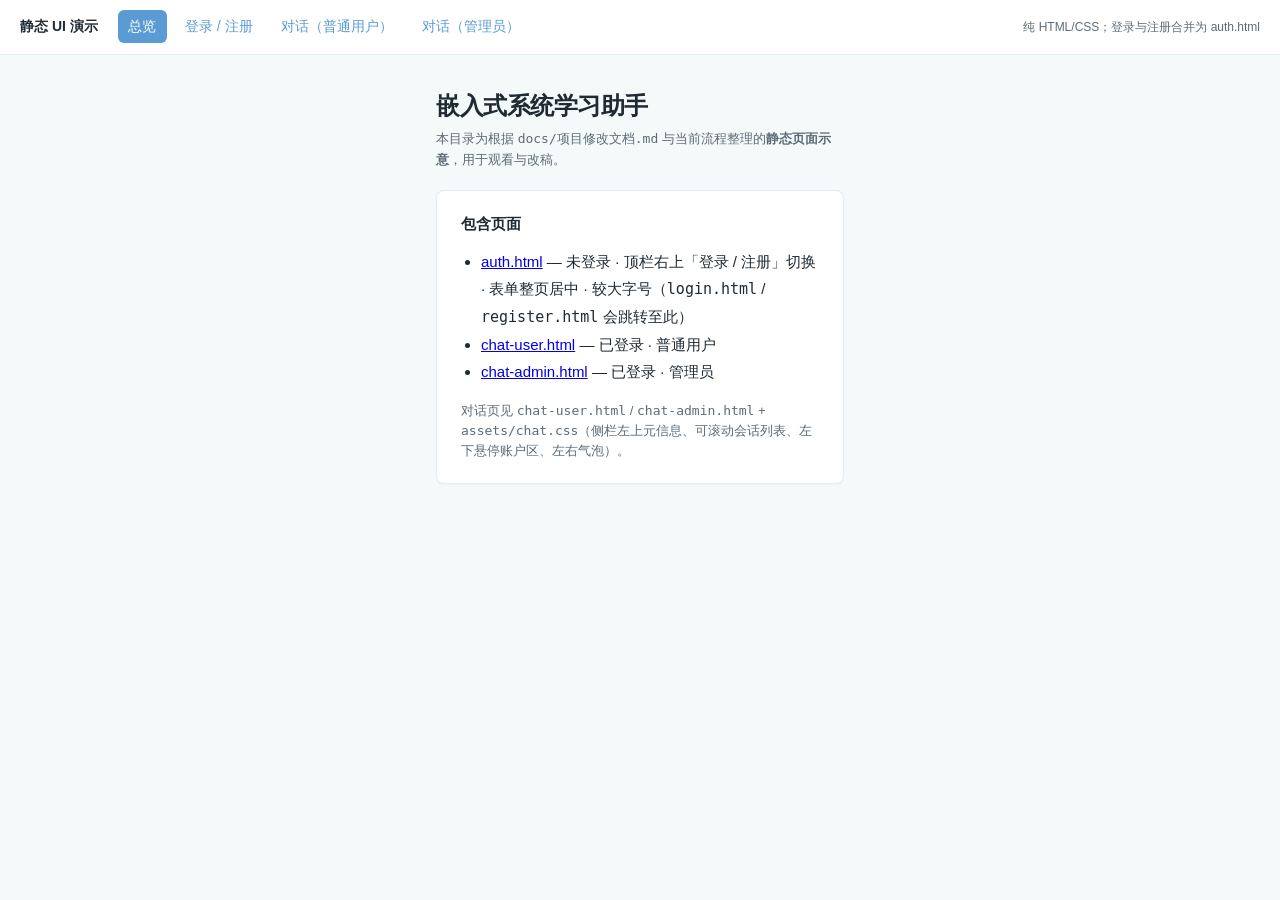
<file: static-ui/index.html>
<!DOCTYPE html>
<html lang="zh-CN">
<head>
  <meta charset="UTF-8" />
  <meta name="viewport" content="width=device-width, initial-scale=1" />
  <title>静态 UI 总览 — 嵌入式系统学习助手</title>
  <link rel="stylesheet" href="assets/styles.css" />
</head>
<body>
  <nav class="mock-topnav">
    <span class="nav-title">静态 UI 演示</span>
    <a href="index.html" class="active">总览</a>
    <a href="auth.html">登录 / 注册</a>
    <a href="chat-user.html">对话（普通用户）</a>
    <a href="chat-admin.html">对话（管理员）</a>
    <span class="nav-hint">纯 HTML/CSS；登录与注册合并为 auth.html</span>
  </nav>

  <main class="main-centered">
    <h1>嵌入式系统学习助手</h1>
    <p class="caption">本目录为根据 <code>docs/项目修改文档.md</code> 与当前流程整理的<strong>静态页面示意</strong>，用于观看与改稿。</p>
    <div class="card" style="margin-top:1.25rem;">
      <p style="margin:0 0 0.75rem;"><strong>包含页面</strong></p>
      <ul style="margin:0;padding-left:1.25rem;line-height:1.8;">
        <li><a href="auth.html">auth.html</a> — 未登录 · 顶栏右上「登录 / 注册」切换 · 表单整页居中 · 较大字号（<code>login.html</code> / <code>register.html</code> 会跳转至此）</li>
        <li><a href="chat-user.html">chat-user.html</a> — 已登录 · 普通用户</li>
        <li><a href="chat-admin.html">chat-admin.html</a> — 已登录 · 管理员</li>
      </ul>
      <p class="caption" style="margin-top:1rem;margin-bottom:0;">对话页见 <code>chat-user.html</code> / <code>chat-admin.html</code> + <code>assets/chat.css</code>（侧栏左上元信息、可滚动会话列表、左下悬停账户区、左右气泡）。</p>
    </div>
  </main>
</body>
</html>
</file>
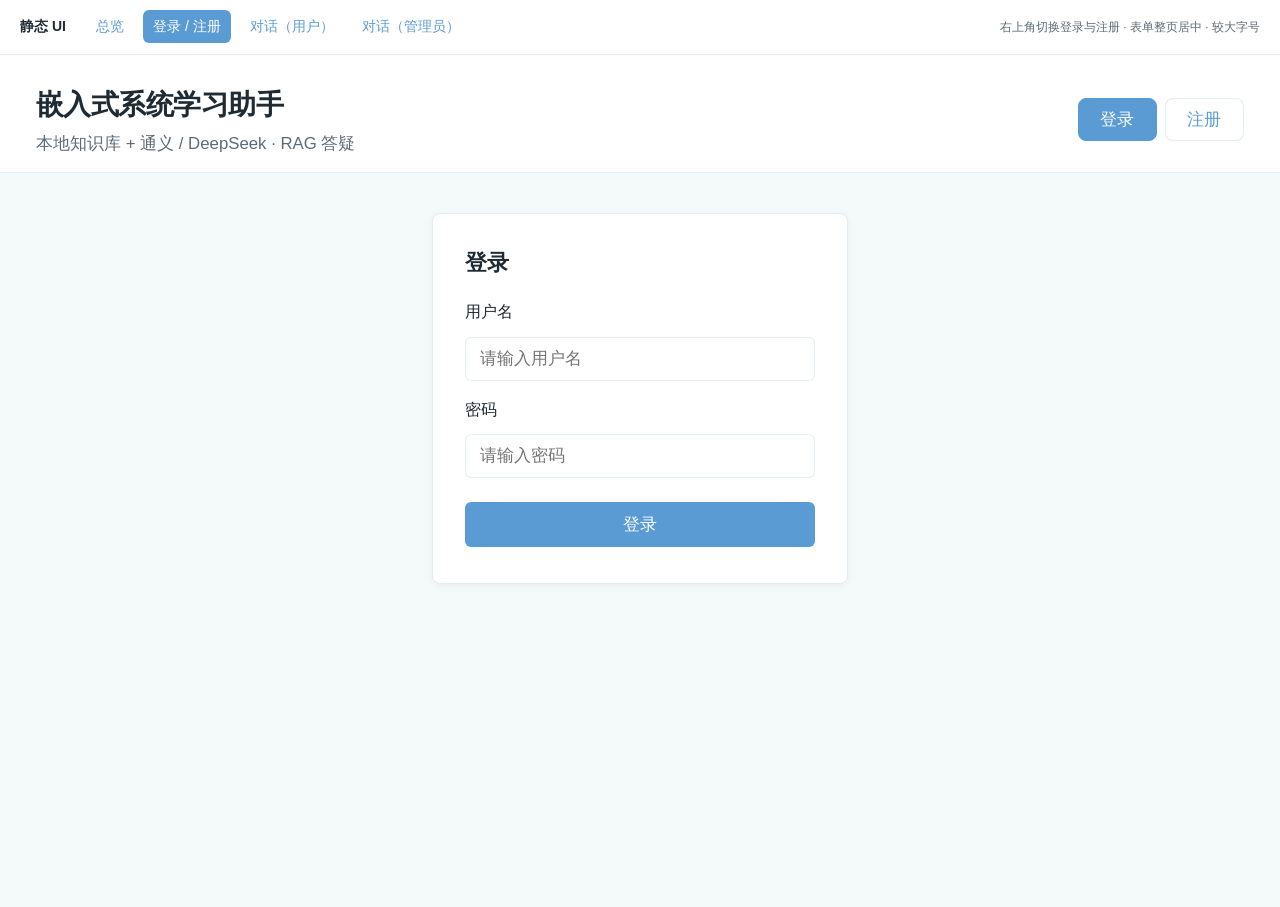
<file: static-ui/auth.html>
<!DOCTYPE html>
<html lang="zh-CN">
<head>
  <meta charset="UTF-8" />
  <meta name="viewport" content="width=device-width, initial-scale=1" />
  <title>登录 / 注册 — 嵌入式系统学习助手</title>
  <link rel="stylesheet" href="assets/styles.css" />
  <link rel="stylesheet" href="assets/auth.css" />
</head>
<body class="auth-body">
  <nav class="mock-topnav">
    <span class="nav-title">静态 UI</span>
    <a href="index.html">总览</a>
    <a href="auth.html" class="active">登录 / 注册</a>
    <a href="chat-user.html">对话（用户）</a>
    <a href="chat-admin.html">对话（管理员）</a>
    <span class="nav-hint">右上角切换登录与注册 · 表单整页居中 · 较大字号</span>
  </nav>

  <div class="auth-page">
    <header class="auth-topbar">
      <div class="auth-brand">
        <h1 class="auth-title">嵌入式系统学习助手</h1>
        <p class="auth-sub">本地知识库 + 通义 / DeepSeek · RAG 答疑</p>
      </div>
      <div class="auth-tabs" role="tablist">
        <button type="button" class="auth-tab active" id="tab-login" aria-selected="true">登录</button>
        <button type="button" class="auth-tab" id="tab-register" aria-selected="false">注册</button>
      </div>
    </header>

    <main class="auth-main">
      <div class="auth-card" id="panel-login">
        <h2 class="auth-card-title">登录</h2>
        <form action="#" onsubmit="return false;">
          <label for="auth-u">用户名</label>
          <input id="auth-u" type="text" autocomplete="username" placeholder="请输入用户名" />
          <label for="auth-p">密码</label>
          <input id="auth-p" type="password" autocomplete="current-password" placeholder="请输入密码" />
          <button type="submit" class="btn auth-submit">登录</button>
        </form>
      </div>

      <div class="auth-card hidden" id="panel-register">
        <h2 class="auth-card-title">注册</h2>
        <form action="#" onsubmit="return false;">
          <label for="auth-nu">设置用户名</label>
          <input id="auth-nu" type="text" autocomplete="username" placeholder="新用户名" />
          <label for="auth-np">设置密码</label>
          <input id="auth-np" type="password" autocomplete="new-password" placeholder="新密码" />
          <button type="submit" class="btn auth-submit">注册</button>
        </form>
      </div>
    </main>
  </div>

  <script>
    (function () {
      var tabLogin = document.getElementById("tab-login");
      var tabReg = document.getElementById("tab-register");
      var panelLogin = document.getElementById("panel-login");
      var panelReg = document.getElementById("panel-register");

      function showLogin() {
        tabLogin.classList.add("active");
        tabReg.classList.remove("active");
        tabLogin.setAttribute("aria-selected", "true");
        tabReg.setAttribute("aria-selected", "false");
        panelLogin.classList.remove("hidden");
        panelReg.classList.add("hidden");
      }
      function showRegister() {
        tabReg.classList.add("active");
        tabLogin.classList.remove("active");
        tabReg.setAttribute("aria-selected", "true");
        tabLogin.setAttribute("aria-selected", "false");
        panelReg.classList.remove("hidden");
        panelLogin.classList.add("hidden");
      }

      tabLogin.addEventListener("click", showLogin);
      tabReg.addEventListener("click", showRegister);

      if (location.hash === "#register") showRegister();
    })();
  </script>
</body>
</html>
</file>
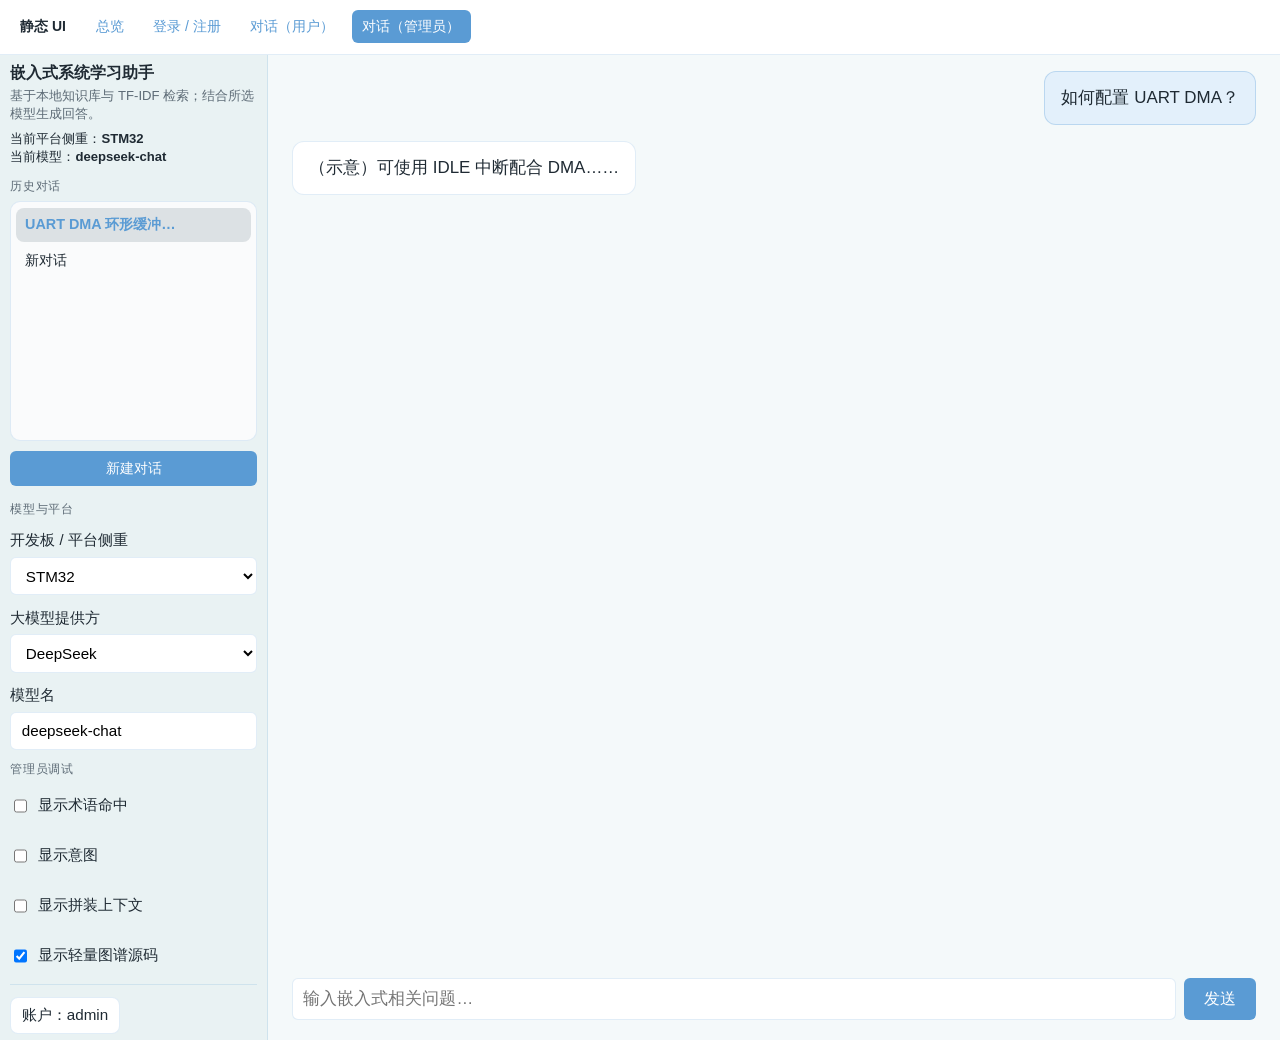
<file: static-ui/chat-admin.html>
<!DOCTYPE html>
<html lang="zh-CN">
<head>
  <meta charset="UTF-8" />
  <meta name="viewport" content="width=device-width, initial-scale=1" />
  <title>对话 — 管理员 — 嵌入式系统学习助手</title>
  <link rel="stylesheet" href="assets/styles.css" />
  <link rel="stylesheet" href="assets/chat.css" />
</head>
<body>
  <nav class="mock-topnav">
    <span class="nav-title">静态 UI</span>
    <a href="index.html">总览</a>
    <a href="auth.html">登录 / 注册</a>
    <a href="chat-user.html">对话（用户）</a>
    <a href="chat-admin.html" class="active">对话（管理员）</a>
  </nav>

  <div class="chat-app">
    <aside class="chat-sidebar">
      <div class="sb-top">
        <h2 class="sb-brand-title">嵌入式系统学习助手</h2>
        <p class="sb-brand-desc">基于本地知识库与 TF-IDF 检索；结合所选模型生成回答。</p>
        <div class="sb-meta">
          当前平台侧重：<strong>STM32</strong><br />
          当前模型：<strong>deepseek-chat</strong>
        </div>
      </div>

      <p class="sb-section-h">历史对话</p>
      <div class="conv-scroll">
        <button type="button" class="conv-item active">UART DMA 环形缓冲…</button>
        <button type="button" class="conv-item">新对话</button>
      </div>

      <button type="button" class="btn" style="margin-top:0;margin-bottom:0.65rem;">新建对话</button>

      <div class="sb-controls">
        <p class="sb-section-h">模型与平台</p>
        <label>开发板 / 平台侧重</label>
        <select><option>STM32</option></select>
        <label>大模型提供方</label>
        <select><option>DeepSeek</option></select>
        <label>模型名</label>
        <input type="text" value="deepseek-chat" />
        <p class="sb-section-h" style="margin-top:0.75rem;">管理员调试</p>
        <label class="checkbox-row" style="margin-top:0.25rem;"><input type="checkbox" /> 显示术语命中</label>
        <label class="checkbox-row"><input type="checkbox" /> 显示意图</label>
        <label class="checkbox-row"><input type="checkbox" /> 显示拼装上下文</label>
        <label class="checkbox-row"><input type="checkbox" checked /> 显示轻量图谱源码</label>
      </div>

      <div class="sb-footer">
        <div class="user-chip">账户：admin</div>
        <div class="user-pop">
          <p>欢迎，<strong>管理员 admin</strong></p>
          <p class="muted">本地知识库检索 · 通义 / DeepSeek 模型回答</p>
          <button type="button" class="btn btn-secondary" style="margin-top:0.65rem;">返回登录</button>
        </div>
      </div>
    </aside>

    <div class="chat-main">
      <div class="chat-stream">
        <div class="msg-row user">
          <div class="msg-bubble">如何配置 UART DMA？</div>
        </div>
        <div class="msg-row assistant">
          <div class="msg-bubble">（示意）可使用 IDLE 中断配合 DMA……</div>
        </div>
      </div>
      <div class="chat-input-row">
        <input type="text" placeholder="输入嵌入式相关问题…" />
        <button type="button" class="btn">发送</button>
      </div>
    </div>
  </div>
</body>
</html>
</file>
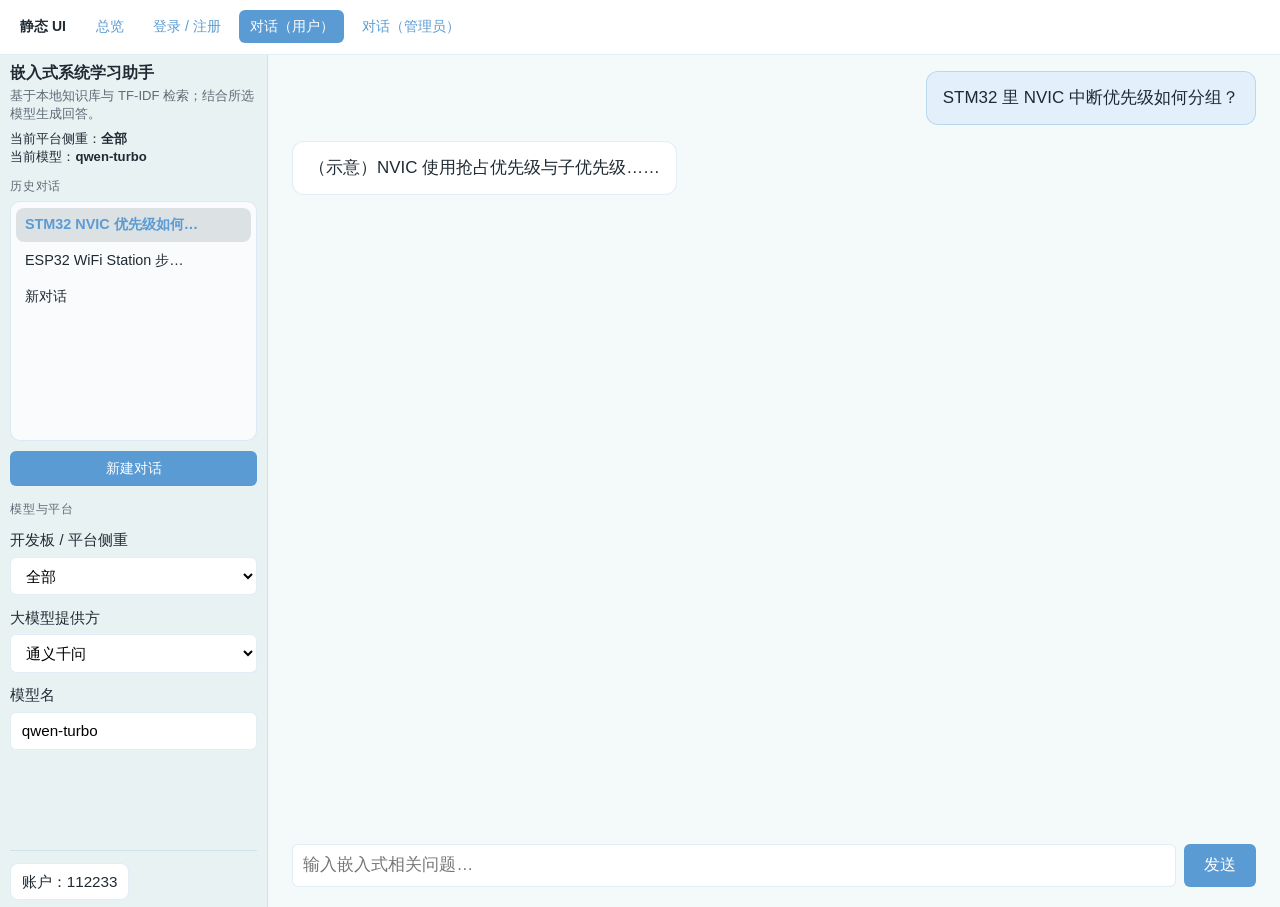
<file: static-ui/chat-user.html>
<!DOCTYPE html>
<html lang="zh-CN">
<head>
  <meta charset="UTF-8" />
  <meta name="viewport" content="width=device-width, initial-scale=1" />
  <title>对话 — 普通用户 — 嵌入式系统学习助手</title>
  <link rel="stylesheet" href="assets/styles.css" />
  <link rel="stylesheet" href="assets/chat.css" />
</head>
<body>
  <nav class="mock-topnav">
    <span class="nav-title">静态 UI</span>
    <a href="index.html">总览</a>
    <a href="auth.html">登录 / 注册</a>
    <a href="chat-user.html" class="active">对话（用户）</a>
    <a href="chat-admin.html">对话（管理员）</a>
  </nav>

  <div class="chat-app">
    <aside class="chat-sidebar">
      <div class="sb-top">
        <h2 class="sb-brand-title">嵌入式系统学习助手</h2>
        <p class="sb-brand-desc">基于本地知识库与 TF-IDF 检索；结合所选模型生成回答。</p>
        <div class="sb-meta">
          当前平台侧重：<strong>全部</strong><br />
          当前模型：<strong>qwen-turbo</strong>
        </div>
      </div>

      <p class="sb-section-h">历史对话</p>
      <div class="conv-scroll" role="list">
        <button type="button" class="conv-item active">STM32 NVIC 优先级如何…</button>
        <button type="button" class="conv-item">ESP32 WiFi Station 步…</button>
        <button type="button" class="conv-item">新对话</button>
      </div>

      <button type="button" class="btn" style="margin-top:0;margin-bottom:0.65rem;">新建对话</button>

      <div class="sb-controls">
        <p class="sb-section-h">模型与平台</p>
        <label>开发板 / 平台侧重</label>
        <select><option>全部</option><option>STM32</option></select>
        <label>大模型提供方</label>
        <select><option>通义千问</option></select>
        <label>模型名</label>
        <input type="text" value="qwen-turbo" />
      </div>

      <div class="sb-footer">
        <div class="user-chip">账户：112233</div>
        <div class="user-pop">
          <p>欢迎，<strong>用户 112233</strong></p>
          <p class="muted">本地知识库检索 · 通义 / DeepSeek 模型回答</p>
          <button type="button" class="btn btn-secondary" style="margin-top:0.65rem;">返回登录</button>
        </div>
      </div>
    </aside>

    <div class="chat-main">
      <div class="chat-stream">
        <div class="msg-row user">
          <div class="msg-bubble">STM32 里 NVIC 中断优先级如何分组？</div>
        </div>
        <div class="msg-row assistant">
          <div class="msg-bubble">（示意）NVIC 使用抢占优先级与子优先级……</div>
        </div>
      </div>
      <div class="chat-input-row">
        <input type="text" placeholder="输入嵌入式相关问题…" />
        <button type="button" class="btn">发送</button>
      </div>
    </div>
  </div>
</body>
</html>
</file>
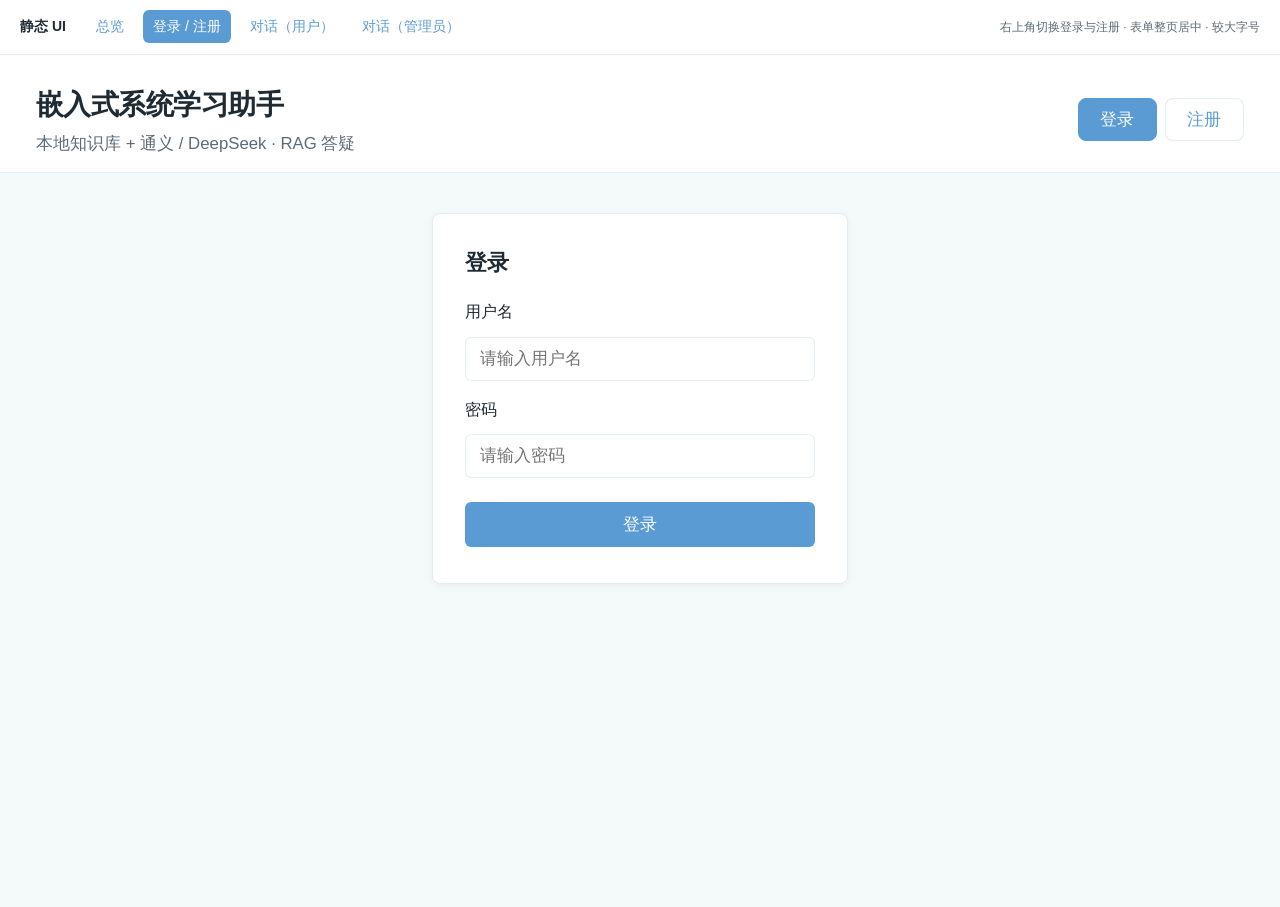
<file: static-ui/login.html>
<!DOCTYPE html>
<html lang="zh-CN">
<head>
  <meta charset="UTF-8" />
  <meta http-equiv="refresh" content="0; url=auth.html" />
  <title>跳转…</title>
  <link rel="canonical" href="auth.html" />
</head>
<body>
  <p style="font-family:sans-serif;padding:2rem;">正在跳转到 <a href="auth.html">登录 / 注册</a>（已合并为单页）。</p>
</body>
</html>
</file>
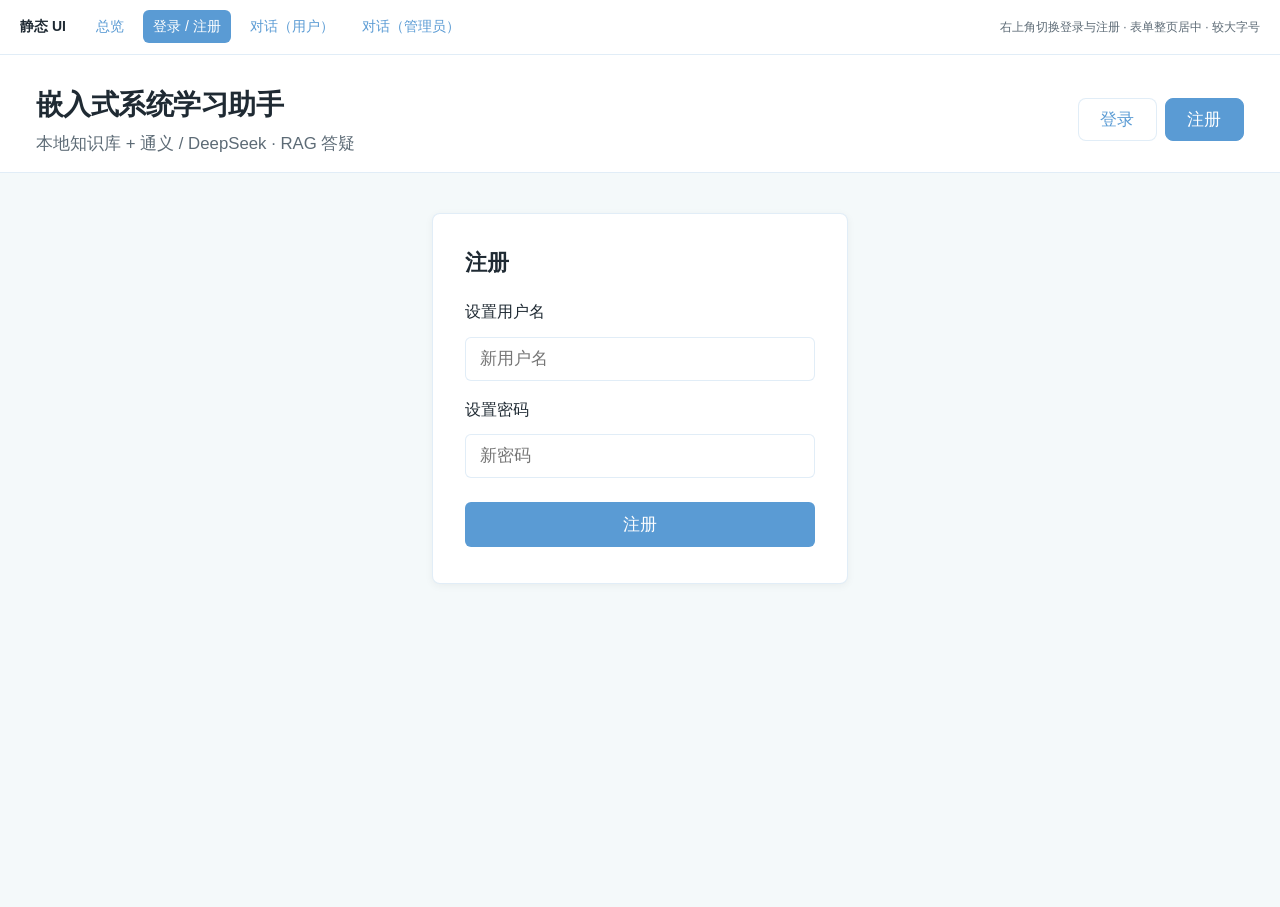
<file: static-ui/register.html>
<!DOCTYPE html>
<html lang="zh-CN">
<head>
  <meta charset="UTF-8" />
  <meta http-equiv="refresh" content="0; url=auth.html#register" />
  <title>跳转…</title>
  <link rel="canonical" href="auth.html" />
</head>
<body>
  <p style="font-family:sans-serif;padding:2rem;">正在跳转到 <a href="auth.html#register">注册</a>。</p>
</body>
</html>
</file>
<file: static-ui/assets/styles.css>
/* 嵌入式学习 AGENT — 静态 UI 示意（与 docs/项目修改文档 原则一致：低饱和、无渐变） */

:root {
  --primary: #5a9bd4;
  --primary-hover: #4a89c2;
  --accent: #6abf9b;
  --bg: #f4f9fa;
  --bg-card: #ffffff;
  --sidebar: #e9f2f3;
  --border: rgba(90, 155, 212, 0.18);
  --text: #1f2a33;
  --text-muted: #5d6b76;
  --radius: 8px;
  --font: "Segoe UI", "PingFang SC", "Microsoft YaHei", sans-serif;
  --sidebar-width: 260px;
  --sidebar-max: 280px;
}

*,
*::before,
*::after {
  box-sizing: border-box;
}

body {
  margin: 0;
  font-family: var(--font);
  font-size: 15px;
  line-height: 1.55;
  color: var(--text);
  background: var(--bg);
}

/* —— 全局顶栏：页面切换（仅静态演示） —— */
.mock-topnav {
  display: flex;
  align-items: center;
  gap: 0.5rem;
  flex-wrap: wrap;
  padding: 0.65rem 1.25rem;
  background: var(--bg-card);
  border-bottom: 1px solid var(--border);
  font-size: 14px;
}

.mock-topnav a {
  color: var(--primary);
  text-decoration: none;
  padding: 0.35rem 0.65rem;
  border-radius: 6px;
}

.mock-topnav a:hover {
  background: var(--sidebar);
}

.mock-topnav a.active {
  background: var(--primary);
  color: #fff;
}

.mock-topnav .nav-title {
  font-weight: 600;
  margin-right: 0.75rem;
  color: var(--text);
}

.mock-topnav .nav-hint {
  margin-left: auto;
  font-size: 12px;
  color: var(--text-muted);
}

/* —— 应用壳：侧栏 + 主区 —— */
.app-shell {
  display: flex;
  min-height: calc(100vh - 48px);
}

.sidebar {
  width: var(--sidebar-width);
  max-width: var(--sidebar-max);
  flex-shrink: 0;
  background: var(--sidebar);
  border-right: 1px solid var(--border);
  padding: 1rem 0.9rem;
  overflow-y: auto;
}

.main {
  flex: 1;
  min-width: 0;
  padding: 1.25rem 1.75rem 2rem;
  max-width: 56rem;
}

/* 无侧栏页（仅主列居中） */
.main-centered {
  max-width: 28rem;
  margin: 0 auto;
  padding: 2rem 1.25rem;
}

.layout-with-sidebar {
  display: flex;
  min-height: calc(100vh - 48px);
}

.layout-with-sidebar .sidebar {
  width: var(--sidebar-width);
  max-width: var(--sidebar-max);
}

.layout-with-sidebar .main-wide {
  flex: 1;
  padding: 1.25rem 2rem 2rem;
  min-width: 0;
}

h1 {
  font-size: 1.5rem;
  font-weight: 600;
  margin: 0 0 0.35rem;
  letter-spacing: -0.02em;
}

h2,
.h2 {
  font-size: 1.1rem;
  font-weight: 600;
  margin: 0 0 0.75rem;
}

.caption {
  font-size: 13px;
  color: var(--text-muted);
  margin: 0 0 1rem;
}

.divider {
  height: 1px;
  background: var(--border);
  margin: 0.85rem 0;
}

.section-label {
  font-size: 11px;
  text-transform: uppercase;
  letter-spacing: 0.06em;
  color: var(--text-muted);
  margin: 0.25rem 0 0.4rem;
}

/* —— 表单 —— */
.card {
  background: var(--bg-card);
  border: 1px solid var(--border);
  border-radius: var(--radius);
  padding: 1.35rem 1.5rem;
  box-shadow: 0 1px 2px rgba(0, 0, 0, 0.04);
}

label {
  display: block;
  font-size: 13px;
  font-weight: 500;
  margin: 0.85rem 0 0.35rem;
}

input[type="text"],
input[type="password"],
select {
  width: 100%;
  padding: 0.5rem 0.65rem;
  font-size: 14px;
  border: 1px solid var(--border);
  border-radius: 6px;
  background: #fff;
}

input:focus,
select:focus {
  outline: 2px solid rgba(61, 90, 102, 0.25);
  outline-offset: 1px;
}

.btn {
  display: inline-block;
  width: 100%;
  margin-top: 1rem;
  padding: 0.55rem 1rem;
  font-size: 14px;
  font-weight: 500;
  color: #fff;
  background: var(--primary);
  border: none;
  border-radius: 6px;
  cursor: pointer;
  text-align: center;
}

.btn:hover {
  background: var(--primary-hover);
}

.btn-secondary {
  background: #fff;
  color: var(--primary);
  border: 1px solid var(--border);
}

.btn-secondary:hover {
  background: var(--sidebar);
}

/* —— 欢迎区（改进排版示意） —— */
.welcome-block {
  padding: 0.65rem 0 0.35rem;
  margin-bottom: 0.5rem;
}

.welcome-block .user-line {
  font-size: 15px;
  font-weight: 600;
  color: var(--text);
  margin: 0 0 0.2rem;
}

.welcome-block .meta-line {
  font-size: 13px;
  color: var(--text-muted);
  line-height: 1.45;
  margin: 0;
}

/* —— 聊天 —— */
.chat-row {
  display: flex;
  gap: 0.65rem;
  margin-bottom: 1.1rem;
  align-items: flex-start;
}

.chat-avatar {
  width: 36px;
  height: 36px;
  border-radius: 8px;
  flex-shrink: 0;
  display: flex;
  align-items: center;
  justify-content: center;
  font-size: 11px;
  font-weight: 600;
  color: #fff;
}

.chat-avatar.user {
  background: #4a6672;
}

.chat-avatar.bot {
  background: var(--primary);
}

.chat-bubble {
  flex: 1;
  min-width: 0;
  padding: 0.65rem 0.9rem;
  background: var(--bg-card);
  border: 1px solid var(--border);
  border-radius: var(--radius);
  font-size: 14px;
  line-height: 1.55;
}

.chat-input-bar {
  margin-top: 1.5rem;
  display: flex;
  gap: 0.5rem;
  align-items: center;
}

.chat-input-bar input {
  flex: 1;
  margin: 0;
}

.chat-input-bar .btn {
  width: auto;
  margin: 0;
  padding: 0.5rem 1rem;
}

.samples {
  display: flex;
  flex-wrap: wrap;
  gap: 0.5rem;
  margin: 0.75rem 0 1.25rem;
}

.samples .chip {
  font-size: 13px;
  padding: 0.4rem 0.75rem;
  background: #fff;
  border: 1px solid var(--border);
  border-radius: 999px;
  color: var(--primary);
  cursor: default;
}

.info-banner {
  padding: 0.75rem 1rem;
  background: #e8eef1;
  border: 1px solid var(--border);
  border-radius: var(--radius);
  font-size: 14px;
  color: var(--text-muted);
  margin-bottom: 1rem;
}

.meta-header {
  display: flex;
  flex-wrap: wrap;
  gap: 1.5rem;
  margin-bottom: 1.25rem;
  padding-bottom: 1rem;
  border-bottom: 1px solid var(--border);
}

.meta-header .meta-item {
  font-size: 13px;
  color: var(--text-muted);
}

.meta-header .meta-item strong {
  color: var(--text);
}

.checkbox-row {
  display: flex;
  align-items: center;
  gap: 0.45rem;
  margin: 0.35rem 0;
  font-size: 13px;
}

.checkbox-row input {
  width: auto;
}

.expander-mock {
  margin-top: 0.5rem;
  font-size: 12px;
  color: var(--primary);
  cursor: pointer;
}

/* 登录页：侧栏内 radio 模拟 */
.mode-row {
  display: flex;
  gap: 0.5rem;
  margin-bottom: 0.5rem;
}

.mode-row label {
  display: inline-flex;
  align-items: center;
  gap: 0.35rem;
  margin: 0;
  font-size: 14px;
  font-weight: normal;
}

.mode-row input {
  width: auto;
}
</file>
<file: static-ui/assets/auth.css>
/* 登录 / 注册整页：无左侧栏，顶栏右上切换，居中大字表单 */

.auth-body {
  min-height: 100vh;
  background: var(--bg);
}

.auth-page {
  min-height: calc(100vh - 48px);
  display: flex;
  flex-direction: column;
}

.auth-topbar {
  display: flex;
  align-items: center;
  justify-content: space-between;
  gap: 1.5rem;
  flex-wrap: wrap;
  padding: 1.75rem 2.25rem 1rem;
  background: var(--bg-card);
  border-bottom: 1px solid var(--border);
}

.auth-brand {
  min-width: 0;
}

.auth-title {
  margin: 0 0 0.35rem;
  font-size: 1.75rem;
  font-weight: 600;
  letter-spacing: -0.02em;
  color: var(--text);
}

.auth-sub {
  margin: 0;
  font-size: 1.05rem;
  color: var(--text-muted);
  line-height: 1.45;
}

.auth-tabs {
  display: flex;
  align-items: center;
  gap: 0.5rem;
  flex-shrink: 0;
}

.auth-tab {
  font-size: 1.05rem;
  font-weight: 500;
  padding: 0.55rem 1.35rem;
  border-radius: 8px;
  border: 1px solid var(--border);
  background: #fff;
  color: var(--primary);
  cursor: pointer;
  font-family: var(--font);
}

.auth-tab:hover {
  background: var(--sidebar);
}

.auth-tab.active {
  background: var(--primary);
  color: #fff;
  border-color: var(--primary);
}

.auth-main {
  flex: 1;
  display: flex;
  align-items: flex-start;
  justify-content: center;
  padding: 2.5rem 1.5rem 3rem;
}

.auth-card {
  width: 100%;
  max-width: 26rem;
  background: var(--bg-card);
  border: 1px solid var(--border);
  border-radius: var(--radius);
  padding: 2rem 2rem 2.25rem;
  box-shadow: 0 2px 8px rgba(0, 0, 0, 0.05);
}

.auth-card.hidden {
  display: none;
}

.auth-card-title {
  margin: 0 0 1.25rem;
  font-size: 1.35rem;
  font-weight: 600;
}

.auth-card label {
  font-size: 1.02rem;
  margin-top: 1rem;
}

.auth-card input[type="text"],
.auth-card input[type="password"] {
  font-size: 1.08rem;
  padding: 0.65rem 0.85rem;
  min-height: 2.75rem;
  margin-top: 0.4rem;
}

.auth-submit {
  margin-top: 1.5rem !important;
  font-size: 1.08rem !important;
  min-height: 2.75rem !important;
  padding-top: 0.65rem !important;
  padding-bottom: 0.65rem !important;
}
</file>
<file: static-ui/assets/chat.css>
/* 主对话页：侧栏顶/底、会话滚动列表、类 DeepSeek 左右气泡 */

.chat-app {
  display: flex;
  min-height: calc(100vh - 48px);
}

.chat-sidebar {
  width: 268px;
  max-width: 280px;
  flex-shrink: 0;
  background: var(--sidebar);
  border-right: 1px solid var(--border);
  display: flex;
  flex-direction: column;
  padding: 0.55rem 0.65rem 0.4rem;
  min-height: 0;
  overflow: hidden;
  font-size: 0.88rem;
  line-height: 1.35;
}

.sb-brand-title {
  margin: 0 0 0.2rem;
  font-size: 0.98rem;
  font-weight: 600;
  line-height: 1.3;
  color: var(--text);
}

.sb-brand-desc {
  margin: 0 0 0.45rem;
  font-size: 0.82rem;
  color: var(--text-muted);
  line-height: 1.35;
}

.sb-meta {
  font-size: 0.82rem;
  color: var(--text);
  margin-bottom: 0.45rem;
  line-height: 1.4;
}

.sb-meta strong {
  color: var(--text);
}

.sb-section-h {
  font-size: 0.72rem;
  text-transform: uppercase;
  letter-spacing: 0.06em;
  color: var(--text-muted);
  margin: 0.35rem 0 0.4rem;
}

.conv-scroll {
  flex: 0 0 auto;
  min-height: 100px;
  height: 240px;
  max-height: 36vh;
  overflow-y: auto;
  border: 1px solid var(--border);
  border-radius: 10px;
  background: #fafbfc;
  margin-bottom: 0.6rem;
  padding: 0.35rem 0.3rem;
}

.conv-item {
  display: block;
  width: 100%;
  text-align: left;
  padding: 0.45rem 0.55rem;
  font-size: 0.9rem;
  font-weight: 500;
  border: none;
  border-radius: 8px;
  margin-bottom: 0.15rem;
  background: transparent;
  cursor: pointer;
  color: var(--text);
  font-family: var(--font);
  line-height: 1.35;
}

.conv-item:hover {
  background: rgba(61, 90, 102, 0.08);
}

.conv-item.active {
  background: rgba(61, 90, 102, 0.16);
  color: var(--primary);
  font-weight: 600;
}

.sb-controls label {
  font-size: 0.92rem;
}

.sb-controls input,
.sb-controls select {
  font-size: 0.95rem !important;
  min-height: 2.4rem;
}

/* 左下角账户：悬停显示卡片 */
.sb-footer {
  position: relative;
  margin-top: auto;
  padding-top: 0.75rem;
  border-top: 1px solid var(--border);
}

.user-chip {
  display: inline-flex;
  align-items: center;
  gap: 0.4rem;
  padding: 0.45rem 0.65rem;
  border-radius: 8px;
  background: #fff;
  border: 1px solid var(--border);
  font-size: 0.95rem;
  cursor: default;
}

.user-pop {
  display: none;
  position: absolute;
  left: 0;
  bottom: calc(100% + 6px);
  width: 240px;
  padding: 0.85rem 1rem;
  background: var(--bg-card);
  border: 1px solid var(--border);
  border-radius: var(--radius);
  box-shadow: 0 6px 20px rgba(0, 0, 0, 0.1);
  z-index: 20;
  font-size: 0.95rem;
  line-height: 1.5;
}

.user-pop p {
  margin: 0 0 0.45rem;
}

.user-pop .muted {
  font-size: 0.88rem;
  color: var(--text-muted);
}

.sb-footer:hover .user-pop {
  display: block;
}

.chat-main {
  flex: 1;
  min-width: 0;
  display: flex;
  flex-direction: column;
  padding: 1rem 1.5rem 1.25rem;
  background: var(--bg);
}

.chat-stream {
  flex: 1;
  overflow-y: auto;
  padding-bottom: 1rem;
}

.msg-row {
  display: flex;
  margin-bottom: 1rem;
  font-size: 1.06rem;
  line-height: 1.65;
}

.msg-row.user {
  justify-content: flex-end;
}

.msg-row.assistant {
  justify-content: flex-start;
}

.msg-bubble {
  max-width: min(42rem, 88%);
  padding: 0.75rem 1rem;
  border-radius: 12px;
  border: 1px solid var(--border);
}

.msg-row.user .msg-bubble {
  background: #e3f0fb;
  border-color: rgba(90, 155, 212, 0.3);
}

.msg-row.assistant .msg-bubble {
  background: #fff;
}

.chat-input-row {
  display: flex;
  gap: 0.5rem;
  align-items: center;
  margin-top: auto;
}

.chat-input-row input {
  flex: 1;
  font-size: 1.05rem !important;
  min-height: 2.65rem;
}

.chat-input-row .btn {
  width: auto;
  margin: 0;
  font-size: 1.02rem;
  min-height: 2.65rem;
  padding-left: 1.25rem;
  padding-right: 1.25rem;
}
</file>
